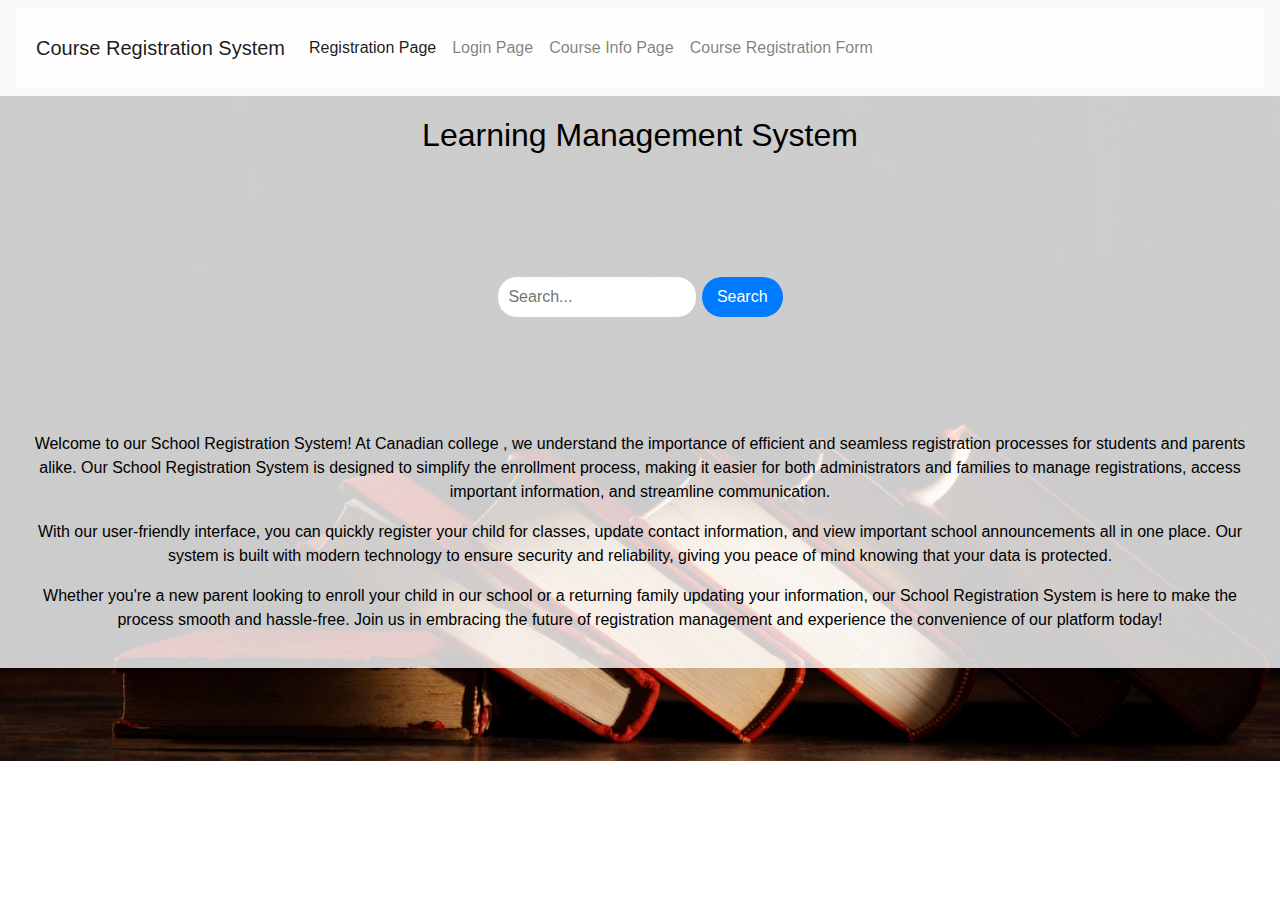
<file: webApplicationDevelopm/index.html>
<!DOCTYPE html>
<html lang="en">
<head>
    <meta charset="UTF-8">
    <meta name="viewport" content="width=device-width, initial-scale=1.0">
    <title>Course Registration System</title>
    <link rel="stylesheet" href="https://stackpath.bootstrapcdn.com/bootstrap/4.5.2/css/bootstrap.min.css">
    <link rel="stylesheet" href="style.css">
</head>
<body>
    <nav class="navbar navbar-expand-lg navbar-light bg-light">
        <div class="container">
            <a class="navbar-brand" href="#">Course Registration System</a>
            <button class="navbar-toggler" type="button" data-toggle="collapse" data-target="#navbarSupportedContent" aria-controls="navbarSupportedContent" aria-expanded="false" aria-label="Toggle navigation">
                <span class="navbar-toggler-icon"></span>
            </button>
        
            <div class="collapse navbar-collapse" id="navbarSupportedContent">
                <ul class="navbar-nav mr-auto">
                    <li class="nav-item active">
                        <a class="nav-link" href="course registration form.html">Registration Page</a>
                    </li>
                    <li class="nav-item">
                        <a class="nav-link" href="login.html">Login Page</a>
                    </li>
                    <li class="nav-item">
                        <a class="nav-link" href="course info.html">Course Info Page</a>
                    </li>
                    <li class="nav-item">
                        <a class="nav-link" href="regPage.html">Course Registration Form</a>
                    </li>
                </ul>
            </div>
        </div>
    </nav>

    <div class="container">
        <center><h2> Learning Management System</h2></center>
        
        
        <div class="search-container">
            <form action="/search" method="GET">
                <input type="text" id="search" name="q" placeholder="Search...">
                <button type="submit">Search</button>
            </form>
        </div>
        
          

        <div class="center-text">
            <p>Welcome to our School Registration System! At Canadian college , we understand the importance of efficient and seamless registration processes for students and parents alike. Our School Registration System is designed to simplify the enrollment process, making it easier for both administrators and families to manage registrations, access important information, and streamline communication.</p>
            <p>With our user-friendly interface, you can quickly register your child for classes, update contact information, and view important school announcements all in one place. Our system is built with modern technology to ensure security and reliability, giving you peace of mind knowing that your data is protected.</p>
            <p>Whether you're a new parent looking to enroll your child in our school or a returning family updating your information, our School Registration System is here to make the process smooth and hassle-free. Join us in embracing the future of registration management and experience the convenience of our platform today!</p>
        </div>
        
    </div>

    <script src="https://code.jquery.com/jquery-3.5.1.slim.min.js"></script>
    <script src="https://cdn.jsdelivr.net/npm/@popperjs/core@2.5.4/dist/umd/popper.min.js"></script>
    <script src="https://stackpath.bootstrapcdn.com/bootstrap/4.5.2/js/bootstrap.min.js"></script>
</body>
</html>
</file>
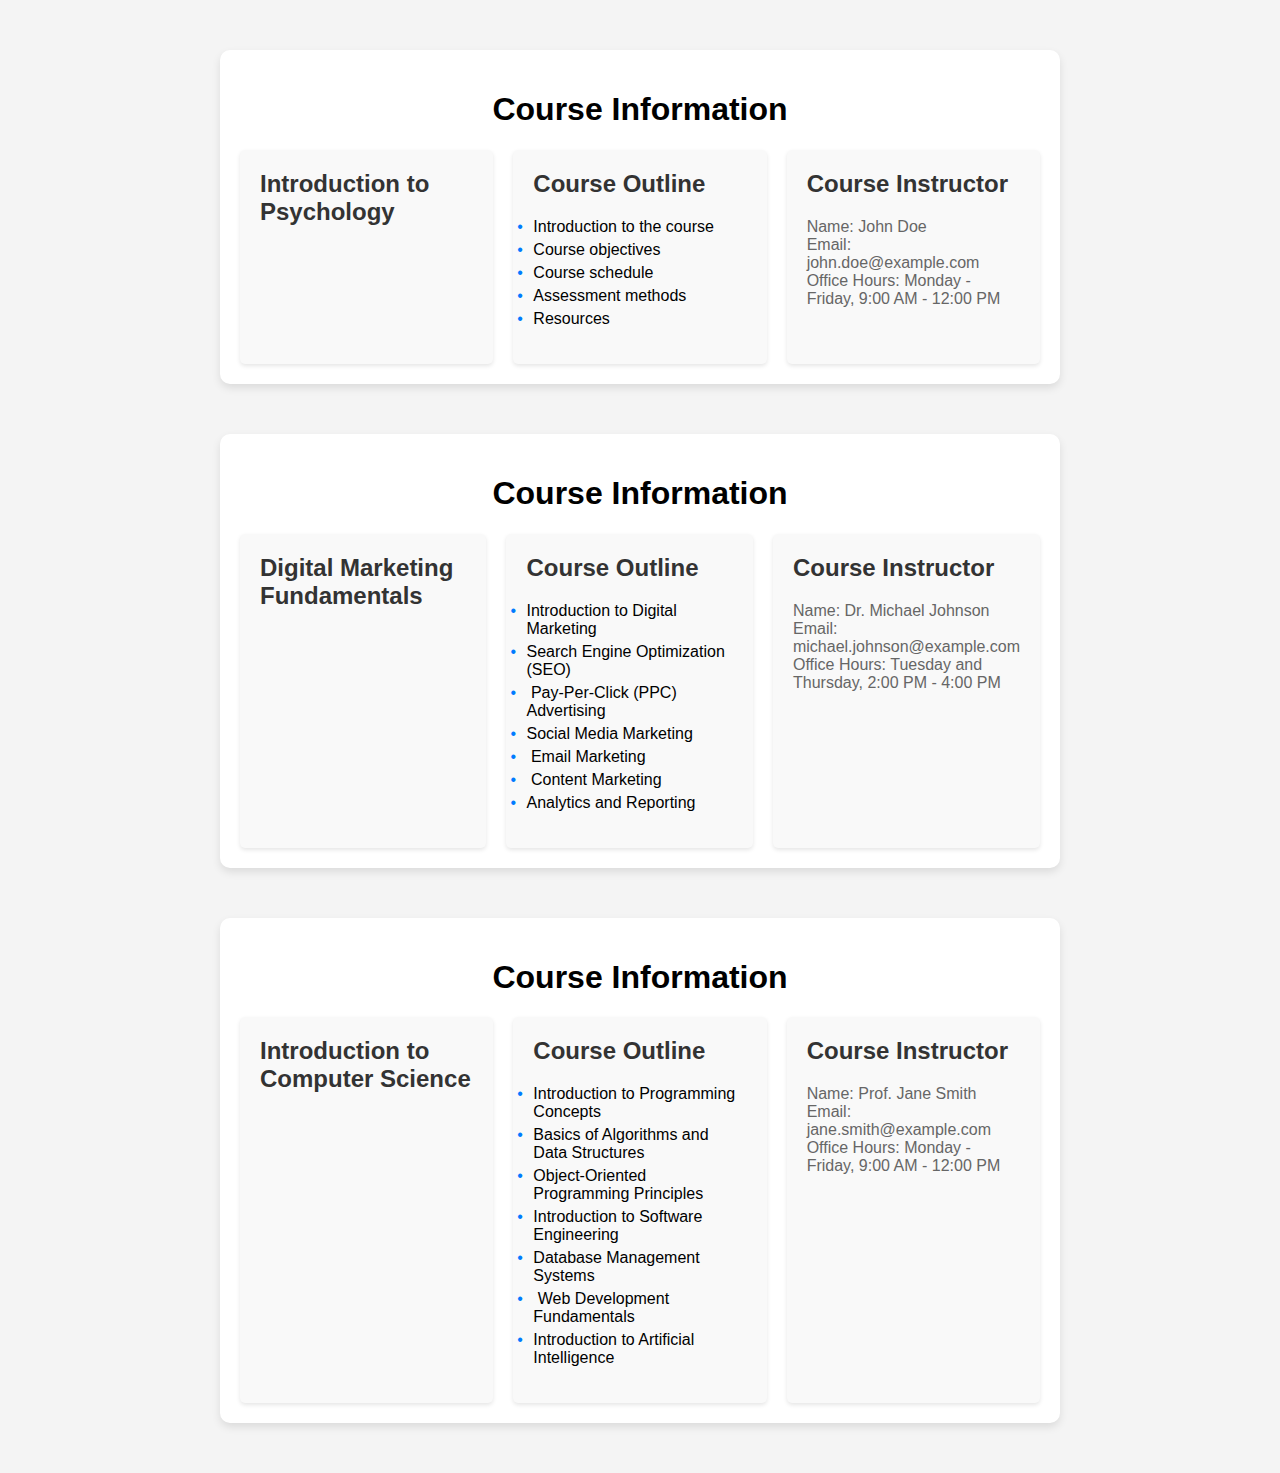
<file: webApplicationDevelopm/course info.html>
<!DOCTYPE html>
<html lang="en">
<head>
    <meta charset="UTF-8">
    <meta name="viewport" content="width=device-width, initial-scale=1.0">
    <title>Course Information</title>
    <link rel="stylesheet" href="courseinfo.css">
</head>
<body>
    <div class="container">
        <h1>Course Information</h1>
        <div class="course-info">
            <div class="course">
                <h2>Introduction to Psychology</h2>
                 </div>
            <div class="course">
                <h2>Course Outline</h2>
                <ul>
                    <li>Introduction to the course</li>
                    <li>Course objectives</li>
                    <li>Course schedule</li>
                    <li>Assessment methods</li>
                    <li>Resources</li>
                </ul>
            </div>
            <div class="course">
                <h2>Course Instructor</h2>
                <p>Name: John Doe</p>
                <p>Email: john.doe@example.com</p>
                <p>Office Hours: Monday - Friday, 9:00 AM - 12:00 PM</p>
            </div>
        </div>
    </div>

    <div class="container">
        <h1>Course Information</h1>
        <div class="course-info">
            <div class="course">
                <h2>Digital Marketing Fundamentals</h2>
                       </div>
            <div class="course">
                <h2>Course Outline</h2>
                <ul>
                   <li>Introduction to Digital Marketing</li> 
                   <li>Search Engine Optimization (SEO)</li> 
                  <li> Pay-Per-Click (PPC) Advertising</li> 
                    <li>Social Media Marketing</li>
                  <li>  Email Marketing</li>
                   <li> Content Marketing</li>
                    <li>Analytics and Reporting</li>
                </ul>
            </div>
            <div class="course">
                <h2>Course Instructor</h2>
                <p>Name: Dr. Michael Johnson</p>
                <p> Email: michael.johnson@example.com</p>
                <p>Office Hours: Tuesday and Thursday, 2:00 PM - 4:00 PM</p>
            </div>
        </div>
    </div>

    <div class="container">
        <h1>Course Information</h1>
        <div class="course-info">
            <div class="course">
                <h2>Introduction to Computer Science</h2>
                      </div>
            <div class="course">
                <h2>Course Outline</h2>
                <ul>
                    <li>Introduction to Programming Concepts</li>
                    <li>Basics of Algorithms and Data Structures</li>
                    <li>Object-Oriented Programming Principles</li>
                    <li>Introduction to Software Engineering </li>
                      <li>Database Management Systems</li>  
                       <li> Web Development Fundamentals</li>
                        <li>Introduction to Artificial Intelligence</li>
                </ul>
            </div>
            <div class="course">
                <h2>Course Instructor</h2>
                <p>Name: Prof. Jane Smith</p>
                <p>Email: jane.smith@example.com</p>
                <p>Office Hours: Monday - Friday, 9:00 AM - 12:00 PM</p>
            </div>
        </div>
    </div>
</body>
</html>
</file>
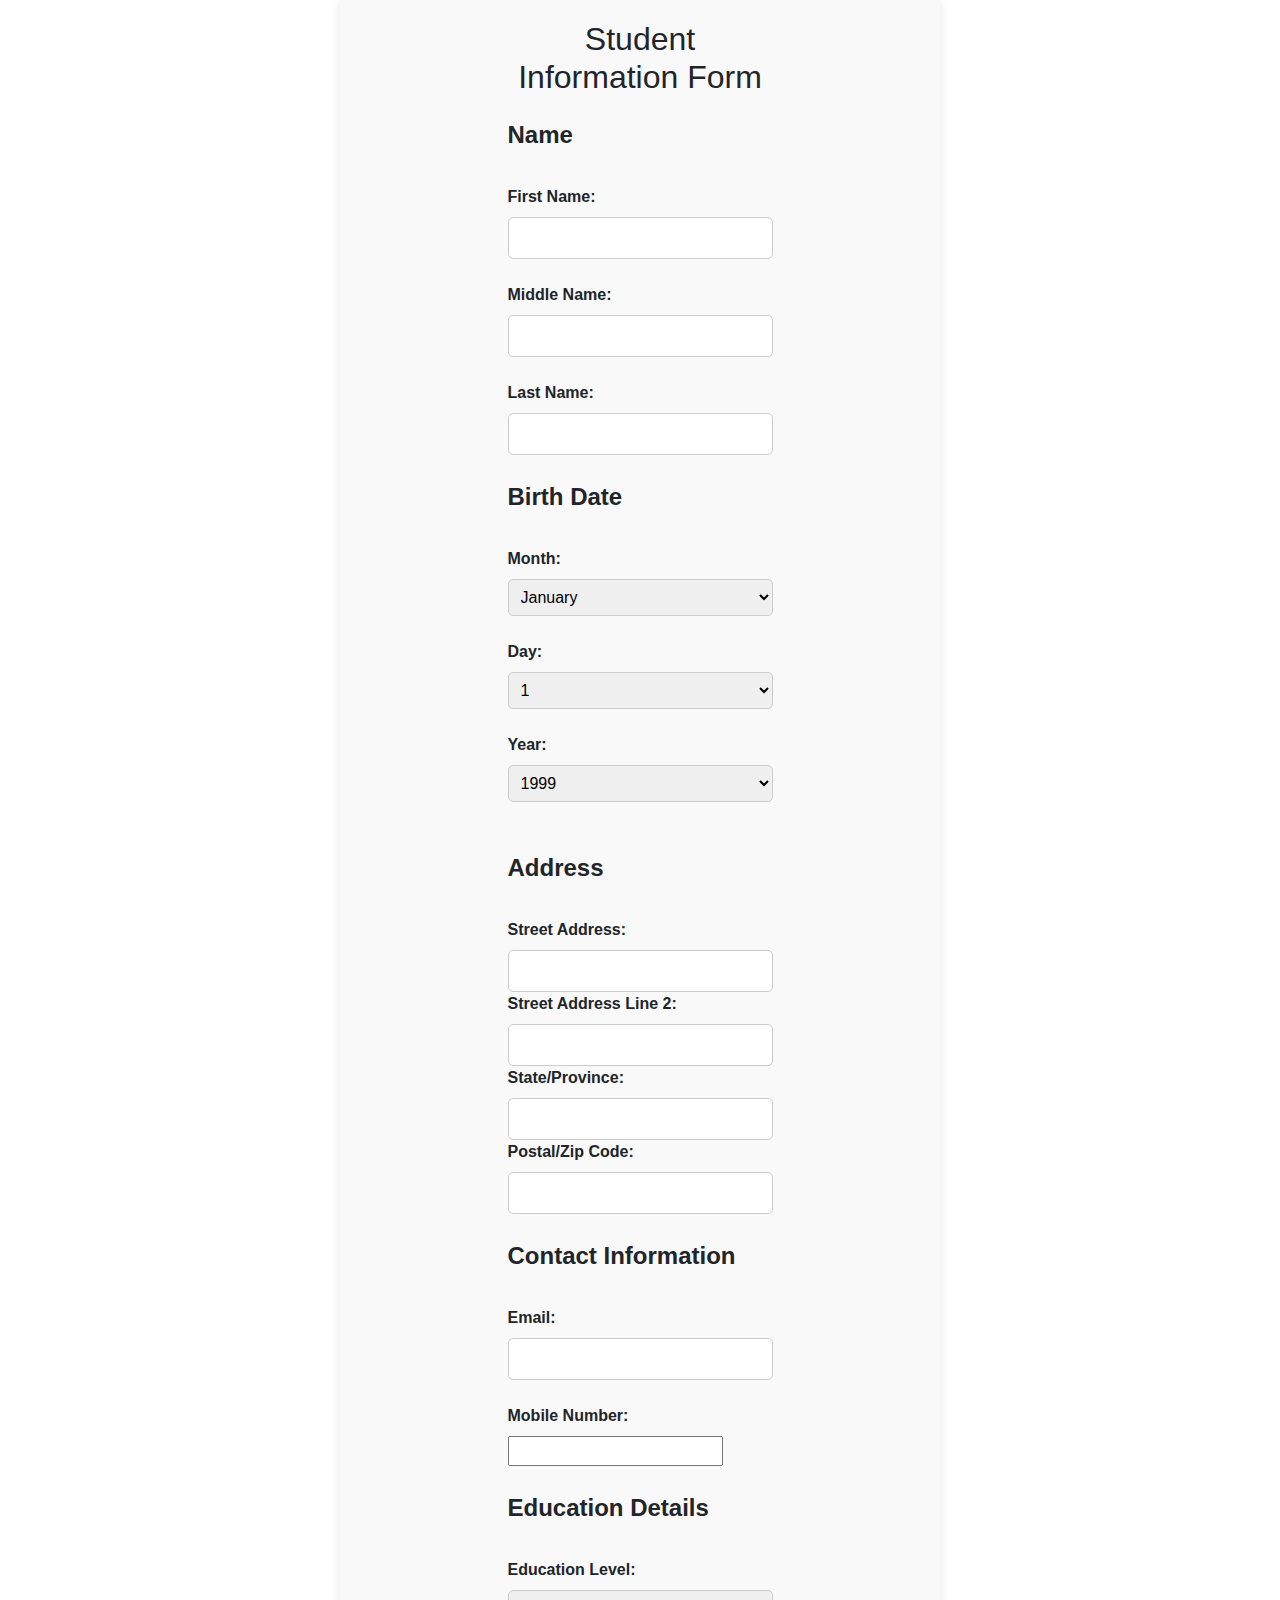
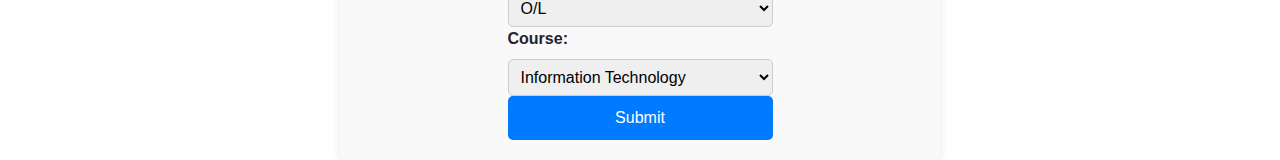
<file: webApplicationDevelopm/course registration form.html>
<!DOCTYPE html>
        <html lang="en">
        <head>
            <meta charset="UTF-8">
            <meta name="viewport" content="width=device-width, initial-scale=1.0">
            <title>Student Information Form</title>
            <link rel="stylesheet" href="https://stackpath.bootstrapcdn.com/bootstrap/4.5.2/css/bootstrap.min.css">
            <link rel="stylesheet" href="registrat.css">


           
        </head>
        
        <body>
            <body>
                <div class="container">
                    <div class="row justify-content-center">
                        <div class="col-md-6">
                            <h2 class="text-center">Student Information Form</h2>
                            <form action="/submit" method="post">
                                <fieldset>
                                    <legend><b>Name</b></legend> <br>
                                    <label for="first_name">First Name:</label>
                                    <input type="text" id="first_name" name="first_name"> <br>
                                    <br>
                                    <label for="middle_name">Middle Name:</label>
                                    <input type="text" id="middle_name" name="middle_name">
                                    <br>
                                    <br>
                                    <label for="last_name">Last Name:</label>
                                    <input type="text" id="last_name" name="last_name"><br>
                                </fieldset>
                                <br>
                                <fieldset>
                                    <legend><b>Birth Date</b></legend>
                                    <br>
                                    <label for="month">Month:</label>
                                    
                                    <select id="month" name="month">
                                        <option value="1">January</option>
                                        <option value="2">February</option>
                                        <option value="3">March</option>
                                        <option value="4">April</option>
                                        <option value="5">May</option>
                                        <option value="6">June</option>
                                        <option value="7">July</option>
                                        <option value="8">August</option>
                                        <option value="9">September</option>
                                        <option value="10">October</option>
                                        <option value="11">November</option>
                                        <option value="12">December</option>
                                    </select>
                                    
                                    </select><br>
                                    <br>
                                    <label for="day">Day:</label>
                                    
                <select id="day" name="day">
                    <option value="1">1</option>
                    <option value="2">2</option>
                    <option value="3">3</option>
                    <option value="4">4</option>
                    <option value="5">5</option>
                    <option value="6">6</option>
                    <option value="7">7</option>
                    <option value="8">8</option>
                    <option value="9">9</option>
                    <option value="10">10</option>
                    <option value="11">11</option>
                    <option value="12">12</option>
                    <option value="13">13</option>
                    <option value="14">14</option>
                    <option value="15">15</option>
                    <option value="16">16</option>
                    <option value="17">17</option>
                    <option value="18">18</option>
                    <option value="19">19</option>
                    <option value="20">20</option>
                    <option value="21">21</option>
                    <option value="22">22</option>
                    <option value="23">23</option>
                    <option value="24">24</option>
                    <option value="25">25</option>
                    <option value="26">26</option>
                    <option value="27">27</option>
                    <option value="28">28</option>
                    <option value="29">29</option>
                    <option value="30">30</option>
                    <option value="31">31</option>
                
                </select>
                <br>
                <br>
                
                <label for="Year">Year:</label>
                    
                
                <select name="Years" id="Years">Year
                
                <option value="2000">1999</option>
                <option value="2000">2000</option>
                <option value="2000">2001</option>
                <option value="2000">2002</option>
                <option value="2000">2003</option>
                <option value="2000">2004</option>
                <option value="2000">2005</option>
                <option value="2000">2006</option>
                <option value="2000">2008</option>
                <option value="2000">2009</option>
                <option value="2000">2010</option>
                <option value="2000">2011</option>
                <option value="2000">2012</option>
                <option value="2000">2013</option>
                <option value="2000">2014</option>
                <option value="2000">2015</option>
                <option value="2000">2016</option>
                <option value="2000">2017</option>
                <option value="2000">2018</option>
                <option value="2000">2019</option>
                <option value="2000">2020</option>
                <option value="2000">2021</option>
                <option value="2000">2022</option>
                <option value="2000">2023</option>
                <option value="2000">2024</option>
                
                </select>
                </fieldset>
                
                
                                </fieldset>
                <br>
                <br>
                
                                <fieldset>
                                    <legend><b>Address</b></legend> <br>
                                    <label for="street_address">Street Address:</label>
                                    <input type="text" id="street_address" name="street_address"><br>
                                    <label for="street_address_line2">Street Address Line 2:</label>
                                    <input type="text" id="street_address_line2" name="street_address_line2"><br>
                                    <label for="state_province">State/Province:</label>
                                    <input type="text" id="state_province" name="state_province"><br>
                                    <label for="postal_zip_code">Postal/Zip Code:</label>
                                    <input type="text" id="postal_zip_code" name="postal_zip_code"><br>
                                </fieldset>
                                <br>
                                <fieldset>
                                    <legend><b>Contact Information</b></legend> <br>
                                    <label for="email">Email:</label>
                                    <input type="email" id="email" name="email"><br>
                                    <br>
                                    <label for="mobile_number">Mobile Number:</label>
                                    <input type="tel" id="mobile_number" name="mobile_number"><br>
                                </fieldset>
                <br>
               
                
                                <fieldset>
                                    <legend><b>Education Details</b></legend> <br>
                                    <label for="education_level">Education Level:</label>
                                    <select id="education_level" name="education_level"> 
                                        <option> O/L </option>
                                        <option> A/L </option>
                                        <option> Undergratuate </option>
                                        <option> Gratdguate </option>
                                    </select><br>
                
                
                                    <label for="course">Course:</label>
                                    <select id ="Course" id="course" name="course"><br>
                                        
                                    <option> Information Technology </option>
                                    <option> Bio Science </option>
                                    <option> Managment </option>
                                    <option> law </option>
                                    <option> Education </option>
                                
                              </fieldset> <br>
                
                                
                              <input type="submit" value="Submit">
                            </form>
                        </div>
                    </div>
                </div>


               

            </body>
  
</body>

</html>
</file>
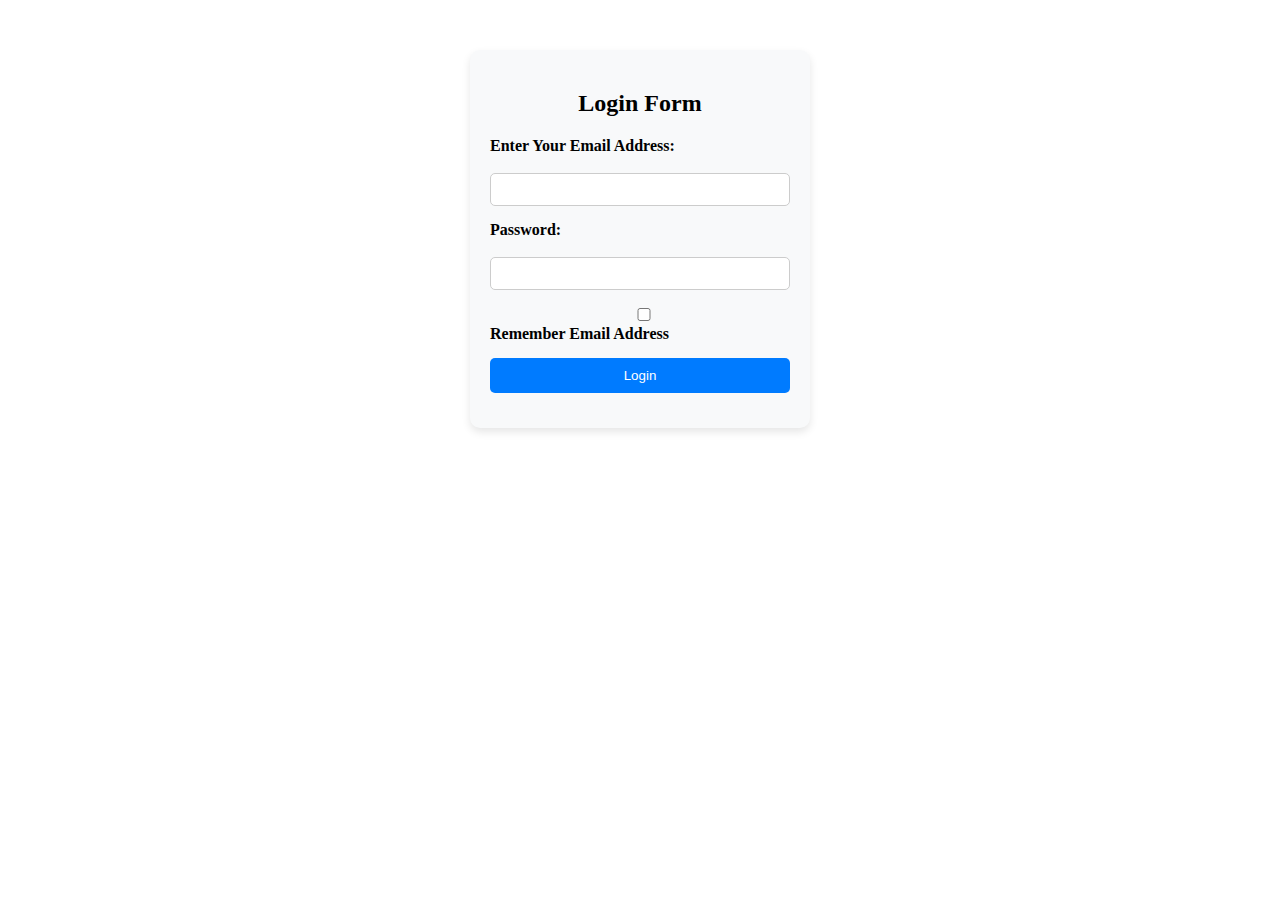
<file: webApplicationDevelopm/login.html>
<!DOCTYPE html>
<html lang="en">
<head>
    <meta charset="UTF-8">
    <meta name="viewport" content="width=device-width, initial-scale=1.0">
    <title>Login Form</title>
    <link rel="stylesheet" href="login.css">
</head>

<body>
    <div class="container">
        <h2>Login Form</h2>
        <form name="loginForm" onsubmit="return validateForm()" method="post">
            <div class="form-group">
                <label for="email">Enter Your Email Address:</label><br>
                <input type="text" id="email" name="email">
            </div>
            <div class="form-group">
                <label for="password">Password:</label><br>
                <input type="password" id="password" name="password">
            </div>
            <div class="form-group">
                <input type="checkbox" id="rememberEmail" name="rememberEmail">
                <label for="rememberEmail">Remember Email Address</label>
            </div>
            <div class="form-group">
                <button type="submit" class="login-button">Login</button>
            </div>
        </form>
    </div>
</body>
</html>
</file>
<file: webApplicationDevelopm/style.css>
/* styles.css */

/* Navbar styles */
.navbar {
    background-color: #007bff; /* Navbar background color */
}

.navbar-brand {
    color: #fff; /* Navbar brand color */
}



.navbar-nav .nav-link {
    color: #fff; /* Navbar link color */
}

.navbar-nav .nav-link:hover {
    color: #ccc; /* Navbar link hover color */
}

/* Body styles */
body {
    font-family: Arial, sans-serif;
    color: #000000;
    margin: 0;
    padding: 0;
    background-image: url('123.jpg');
    background-size: cover;
    background-position: center;
    background-repeat: no-repeat;
}

.container {
    max-width: 1300px;
    margin: 0 auto;
    padding: 20px;
    background-color: rgba(255, 255, 255, 0.8); /* Background color for the container */
}

/* Header styles */
header {
    text-align: center;
    margin-bottom: 30px;
}

header h1 {
    font-size: 2.5rem;
    color: #007bff;
}

/* Section styles */
section {
    margin-bottom: 30px;
}

section h2 {
    font-size: 1.5rem;
    color: #007bff;
}

/* Footer styles */
footer {
    text-align: center;
    margin-top: 50px;
    padding-top: 10px;
    border-top: 1px solid #ccc;
}

/* Link styles */
a {
    color: #007bff;
    text-decoration: none;
}

a:hover {
    text-decoration: underline;
}
/* Style for the search input */
/* Center the search container */
.search-container {
    display: flex;
    justify-content: center;
    align-items: center;
    height: 30vh; /* Adjust height as needed */
}

/* Style for the search input */
#search {
    padding: 8px 10px;
    border: 1px solid #ccc;
    border-radius: 20px;
    font-size: 16px;
    width: 200px; /* Adjust width as needed */
}

/* Style for the search button */
button[type="submit"] {
    padding: 8px 15px;
    background-color: #007bff; /* Change color as desired */
    color: white;
    border: none;
    border-radius: 20px;
    cursor: pointer;
    font-size: 16px;
}

/* Style for the button on hover */
button[type="submit"]:hover {
    background-color: #0056b3; /* Change color as desired */
}

/* Optional: Style for the form container */
form {
    margin: 0;
}

.center-text {
    text-align: center;
}
</file>
<file: webApplicationDevelopm/courseinfo.css>
body {
    font-family: Arial, sans-serif;
    margin: 0;
    padding: 0;
    background-color: #f4f4f4;
}

.container {
    max-width: 800px;
    margin: 50px auto;
    padding: 20px;
    background-color: #fff;
    border-radius: 10px;
    box-shadow: 0 4px 8px rgba(0, 0, 0, 0.1);
}

h1 {
    text-align: center;
}

.course-info {
    display: grid;
    grid-template-columns: repeat(3, 1fr);
    gap: 20px;
}

.course {
    padding: 20px;
    background-color: #f9f9f9;
    border-radius: 5px;
    box-shadow: 0 2px 4px rgba(0, 0, 0, 0.1);
}

.course h2 {
    margin-top: 0;
    color: #333;
}

.course p {
    margin: 0;
    color: #666;
}

.course ul {
    list-style-type: none;
    padding: 0;
}

.course ul li {
    margin-bottom: 5px;
}

.course ul li:before {
    content: "\2022";
    color: #007bff;
    display: inline-block;
    width: 1em;
    margin-left: -1em;
}
</file>
<file: webApplicationDevelopm/registrat.css>
.container {
    max-width: 600px;
    margin: 0 auto;
    padding: 20px;
    background-color: #f9f9f9;
    border-radius: 5px;
    box-shadow: 0 0 10px rgba(0, 0, 0, 0.1);
}

h2 {
    text-align: center;
    margin-bottom: 20px;
}

.form-group {
    margin-bottom: 20px;
}

label {
    display: block;
    font-weight: bold;
}

input[type="text"],
input[type="email"],
select,
textarea {
    width: 100%;
    padding: 8px;
    border-radius: 5px;
    border: 1px solid #ccc;
}

textarea {
    height: 100px;
}

input[type="submit"] {
    width: 100%;
    padding: 10px;
    border: none;
    border-radius: 5px;
    background-color: #007bff;
    color: #fff;
    cursor: pointer;
}

input[type="submit"]:hover {
    background-color: #0056b3;
}

.error {
    color: red;
    font-size: 0.8em;
}
</file>
<file: webApplicationDevelopm/login.css>
.container {
    margin: 50px auto;
    width: 300px;
    padding: 20px;
    border-radius: 10px;
    background-color: #f8f9fa;
    box-shadow: 0 4px 8px rgba(0, 0, 0, 0.1);
}

h2 {
    text-align: center;
    margin-bottom: 20px;
}

.form-group {
    margin-bottom: 15px;
}

label {
    display: block;
    font-weight: bold;
}

input[type="text"],
input[type="password"],
input[type="checkbox"] {
    width: 100%;
    padding: 8px;
    border-radius: 5px;
    border: 1px solid #ccc;
    box-sizing: border-box; /* Ensures padding and border are included in the width */
}

.login-button {
    width: 100%;
    padding: 10px;
    border: none;
    border-radius: 5px;
    background-color: #007bff;
    color: #fff;
    cursor: pointer;
}

.login-button:hover {
    background-color: #0056b3;
}
</file>
